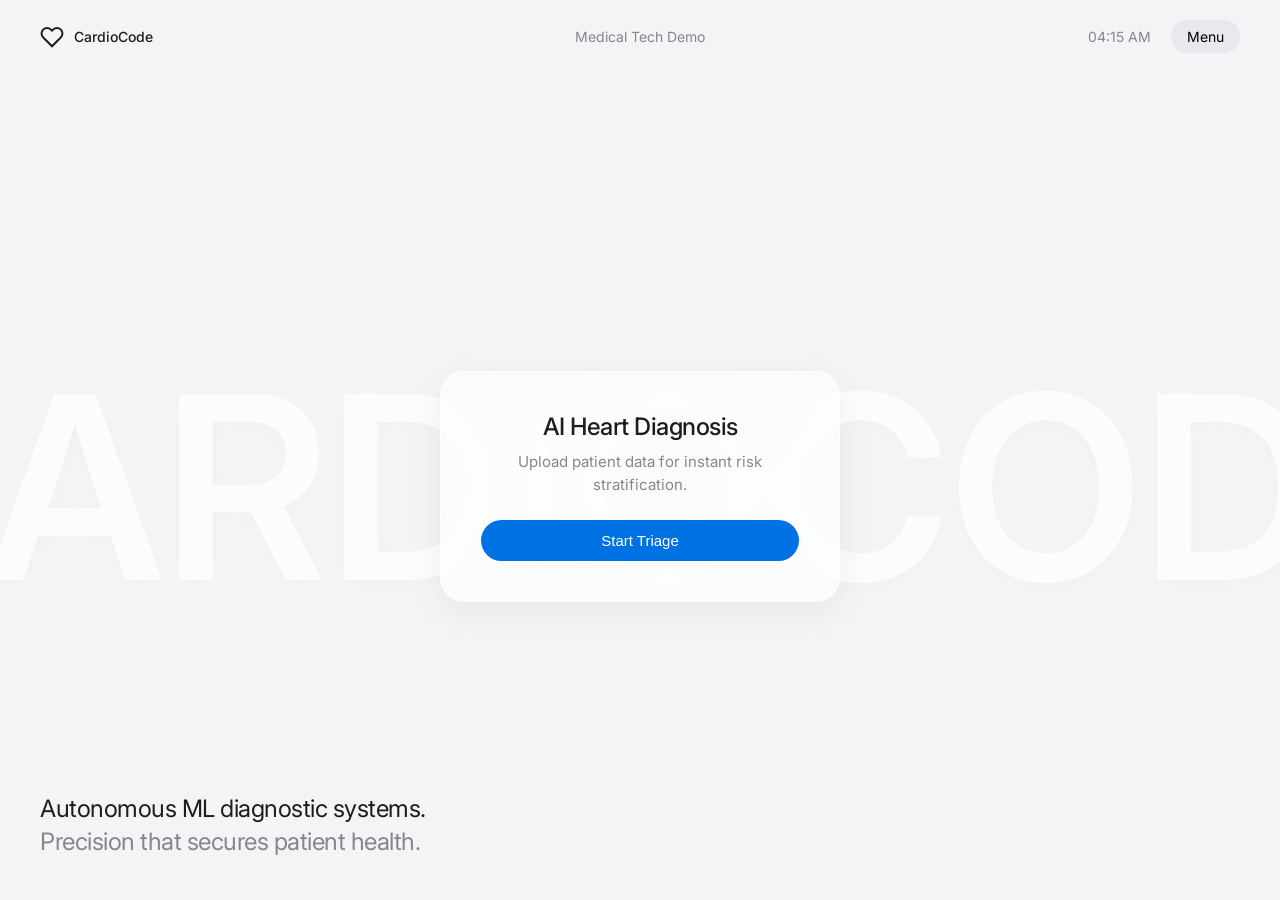
<file: index.html>
<!DOCTYPE html>
<html lang="en">
<head>
    <meta charset="UTF-8">
    <meta name="viewport" content="width=device-width, initial-scale=1.0">
    <title>CardioCode | AI Triage</title>
    <link rel="stylesheet" href="style.css">
    <link href="https://fonts.googleapis.com/css2?family=Inter:wght@300;400;500;600&display=swap" rel="stylesheet">
</head>
<body>
    <header class="header">
        <div class="logo">
            <svg width="24" height="24" viewBox="0 0 24 24" fill="none" stroke="currentColor" stroke-width="2"><path d="M20.84 4.61a5.5 5.5 0 0 0-7.78 0L12 5.67l-1.06-1.06a5.5 5.5 0 0 0-7.78 7.78l1.06 1.06L12 21.23l7.78-7.78 1.06-1.06a5.5 5.5 0 0 0 0-7.78z"></path></svg>
            CardioCode
        </div>
        <div class="header-center">Medical Tech Demo</div>
        <div class="header-right">
            <span class="time" id="clock"></span>
            <button class="menu-btn">Menu</button>
        </div>
    </header>

    <main class="hero">
        <div class="bg-text">CARDIOCODE</div>
        
        <div class="hero-content">
            <div class="glass-card" id="card">
                <h2 id="card-title">AI Heart Diagnosis</h2>
                <p id="card-desc">Upload patient data for instant risk stratification.</p>
                
                <form id="triage-form" style="display:none; text-align:left;">
                    <div style="display:grid; grid-template-columns:1fr 1fr; gap:10px; margin-bottom:15px;">
                        <input type="number" id="age" placeholder="Age" required value="60">
                        <input type="number" id="sex" placeholder="Sex (1=M, 0=F)" required value="1">
                        <input type="number" id="cp" placeholder="CP Type (0-3)" required value="2">
                        <input type="number" id="trestbps" placeholder="Rest BP" required value="140">
                        <input type="number" id="chol" placeholder="Cholesterol" required value="250">
                        <input type="number" id="thalach" placeholder="Max HR" required value="150">
                    </div>
                    <button type="submit" class="primary-btn">Analyze Risk</button>
                </form>

                <div id="result-view" style="display:none; margin-top:20px;">
                    <h1 id="r-score" style="font-size:36px; margin-bottom:5px;"></h1>
                    <p id="r-level" style="font-weight:600; font-size:18px; margin-bottom:15px;"></p>
                    <p id="r-rec" style="font-size:14px; color:var(--text-secondary);"></p>
                    <button class="primary-btn" onclick="resetForm()" style="margin-top:20px;">New Triage</button>
                </div>

                <button class="primary-btn" id="start-triage">Start Triage</button>
            </div>
            
            <div id="alert-toast" class="alert-toast"></div>
        </div>

        <div class="footer-info">
            <p>Autonomous ML diagnostic systems.</p>
            <p class="subtext">Precision that secures patient health.</p>
        </div>
    </main>

    <script>
        // Clock
        setInterval(() => {
            const d = new Date();
            document.getElementById('clock').innerText = d.toLocaleTimeString([], {hour: '2-digit', minute:'2-digit'});
        }, 1000);

        // UI Flow
        const startBtn = document.getElementById('start-triage');
        const form = document.getElementById('triage-form');
        const resultView = document.getElementById('result-view');
        const title = document.getElementById('card-title');
        const desc = document.getElementById('card-desc');

        startBtn.onclick = () => {
            startBtn.style.display = 'none';
            form.style.display = 'block';
            title.innerText = 'Patient Metrics';
            desc.style.display = 'none';
        };

        window.resetForm = () => {
            resultView.style.display = 'none';
            form.style.display = 'block';
            title.innerText = 'Patient Metrics';
            desc.style.display = 'none';
        }

        // API Integration
        form.onsubmit = async (e) => {
            e.preventDefault();
            form.style.display = 'none';
            title.innerText = 'Analyzing...';
            
            const payload = {
                patient_record_id: "test-patient",
                doctor_uid: "test-doc",
                hospital_id: "hosp-1",
                age: +document.getElementById('age').value,
                sex: +document.getElementById('sex').value,
                cp: +document.getElementById('cp').value,
                trestbps: +document.getElementById('trestbps').value,
                chol: +document.getElementById('chol').value,
                fbs: 0, restecg: 1, 
                thalach: +document.getElementById('thalach').value, 
                exang: 1, oldpeak: 2.0, slope: 1, ca: 0, thal: 2
            };

            try {
                const res = await fetch('http://localhost:8000/api/v1/triage/predict', {
                    method: 'POST',
                    headers: {'Content-Type': 'application/json'},
                    body: JSON.stringify(payload)
                });
                const data = await res.json();
                
                title.innerText = 'Diagnosis Complete';
                document.getElementById('r-score').innerText = (data.risk_score * 100).toFixed(1) + '%';
                const levelEl = document.getElementById('r-level');
                levelEl.innerText = data.risk_level + ' Risk';
                levelEl.style.color = data.risk_level === 'High' || data.risk_level === 'Critical' ? '#ff3b30' : (data.risk_level === 'Moderate' ? '#ff9500' : '#34c759');
                document.getElementById('r-rec').innerText = data.recommendation;
                resultView.style.display = 'block';
            } catch(e) {
                title.innerText = 'Error';
                alert('API Error: Is the server running?');
                resetForm();
            }
        };

        // Real-Time SSE Alerts
        const evtSource = new EventSource("http://localhost:8000/api/v1/alerts/stream");
        evtSource.addEventListener("critical_alert", (e) => {
            const data = JSON.parse(e.data);
            const toast = document.getElementById('alert-toast');
            toast.innerText = data.message;
            toast.classList.add('show');
            setTimeout(() => toast.classList.remove('show'), 5000);
        });
    </script>
</body>
</html>
</file>
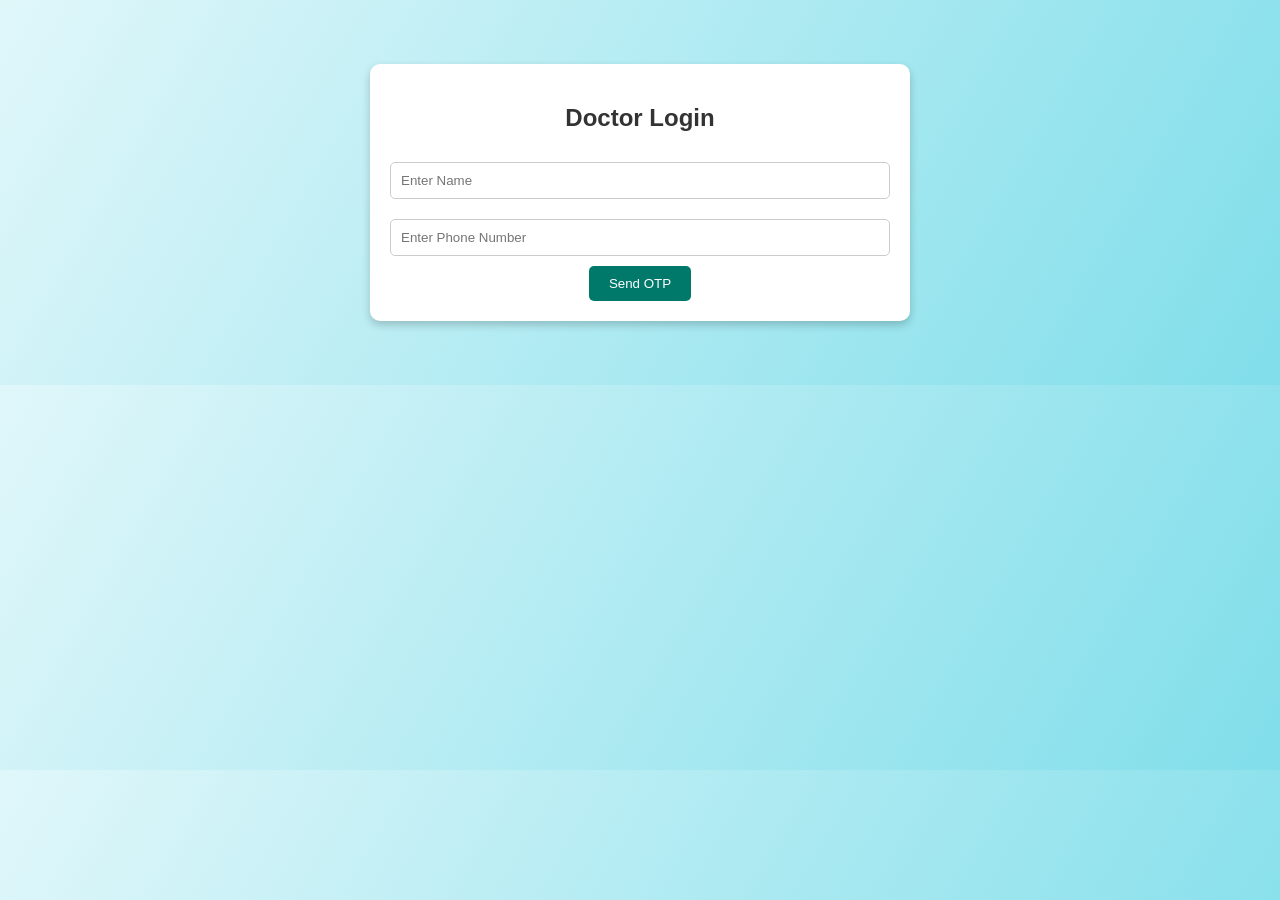
<file: test1.html>
<!DOCTYPE html>
<html lang="en">
<head>
    <meta charset="UTF-8">
    <meta name="viewport" content="width=device-width, initial-scale=1.0">
    <title>AI Heart Diagnosis</title>
    <style>
        body {
            margin: 0;
            font-family: Arial, sans-serif;
            background: linear-gradient(120deg, #e0f7fa, #80deea);
            color: #333;
            text-align: center;
        }

        .container {
            width: 80%;
            max-width: 500px;
            margin: 5% auto;
            padding: 20px;
            background: white;
            border-radius: 10px;
            box-shadow: 0 4px 8px rgba(0, 0, 0, 0.2);
            animation: fadeIn 0.5s ease-in-out;
        }

        @keyframes fadeIn {
            from { opacity: 0; transform: translateY(-20px); }
            to { opacity: 1; transform: translateY(0); }
        }

        .progress {
            display: flex;
            justify-content: center;
            align-items: center;
            margin-bottom: 20px;
        }

        .step {
            width: 35px;
            height: 35px;
            border-radius: 50%;
            background: #00796b;
            color: white;
            display: flex;
            justify-content: center;
            align-items: center;
            margin: 0 10px;
            font-weight: bold;
            opacity: 0.5;
            transition: 0.3s;
        }

        .step.active {
            opacity: 1;
            background: #004d40;
            transform: scale(1.2);
        }

        .info {
            text-align: left;
            padding: 20px;
            width: 100%;
        }

        input, input[type="file"] {
            width: 100%;
            padding: 10px;
            margin: 10px 0;
            border: 1px solid #ccc;
            border-radius: 5px;
            transition: 0.3s;
            box-sizing: border-box;
        }
        
        input:focus {
            border-color: #00796b;
        }

        .nav-buttons {
            display: flex;
            justify-content: space-between;
            margin-top: 20px;
        }

        .btn {
            background: #00796b;
            color: white;
            padding: 10px 20px;
            border: none;
            border-radius: 5px;
            cursor: pointer;
            transition: background 0.3s, transform 0.2s;
        }

        .btn:hover {
            background: #004d40;
            transform: scale(1.05);
        }

        .save-btn {
            background: #2e7d32;
            margin: 10px 0;
        }

        .save-btn:hover {
            background: #1b5e20;
        }

        .analyse-btn {
            background: #d32f2f;
            display: none;
            width: 100%;
            margin-top: 20px;
        }

        .analyse-btn:hover {
            background: #b71c1c;
        }

        .hidden {
            display: none;
        }

        #results {
            margin-top: 20px;
            padding: 15px;
            border: 1px solid #ccc;
            border-radius: 5px;
            background: #f9f9f9;
            text-align: left;
        }

        .result-section {
            margin-bottom: 15px;
            padding-bottom: 15px;
            border-bottom: 1px solid #eee;
        }

        .high-risk {
            color: #d32f2f;
            font-weight: bold;
        }

        .normal-risk {
            color: #00796b;
            font-weight: bold;
        }

        .loading {
            display: inline-block;
            width: 20px;
            height: 20px;
            border: 3px solid rgba(0,0,0,0.3);
            border-radius: 50%;
            border-top-color: #00796b;
            animation: spin 1s ease-in-out infinite;
            margin-left: 10px;
        }

        @keyframes spin {
            to { transform: rotate(360deg); }
        }

        label {
            display: block;
            margin: 10px 0 5px 0;
            font-weight: bold;
        }
    </style>
</head>
<body>
    <!-- Login Container -->
    <div class="container" id="signup-container">
        <h2>Doctor Login</h2>
        <input type="text" id="name" placeholder="Enter Name" required>
        <input type="text" id="phone" placeholder="Enter Phone Number" required>
        <button class="btn" onclick="sendOTP()">Send OTP</button>
    </div>
    
    <div class="container hidden" id="otp-container">
        <h2>Enter OTP</h2>
        <input type="text" id="otp" placeholder="Enter OTP">
        <button class="btn" onclick="verifyOTP()">Verify OTP</button>
    </div>
    
    <div class="container hidden" id="dashboard">
        <h2>Welcome to Dashboard</h2>
        <p id="userName"></p>
        <button class="btn" onclick="startDiagnosis()">Start Diagnosis</button>
    </div>
    
    <!-- Main Diagnosis Container -->
    <div class="container hidden" id="diagnosis-container">
        <h1>AI Heart Diagnosis ❤</h1>
        <div class="progress">
            <div class="step active" id="step1">1</div>
            <div>—</div>
            <div class="step" id="step2">2</div>
            <div>—</div>
            <div class="step" id="step3">3</div>
            <div>—</div>
            <div class="step" id="step4">4</div>
        </div>
        <div class="info" id="stepContent"></div>
        <div class="nav-buttons">
            <button class="btn" onclick="prevStep()">← Previous</button>
            <button class="btn" onclick="nextStep()">Next →</button>
        </div>
        <button class="btn analyse-btn" id="analyseButton" onclick="analyzeAllData()">Analyse</button>
        
        <!-- Results section -->
        <div id="results" class="hidden">
            <h2>Diagnosis Results</h2>
            <div id="patientInfo" class="result-section"></div>
            <div id="ecgResults" class="result-section"></div>
            <div id="angiogramResults" class="result-section"></div>
            <div id="bloodTestResults" class="result-section"></div>
            <div id="overallAssessment"></div>
        </div>
    </div>
    
    <script>
        // In-memory storage for session data
        let sessionData = {
            doctor_name: '',
            doctor_phone: '',
            patient_name: '',
            patient_id: '',
            patient_age: '',
            ecg_analyzed: false,
            angiogram_analyzed: false,
            bloodTest_analyzed: false,
            ecg_filename: '',
            angiogram_filename: '',
            bloodTest_filename: '',
            ecg_results: null,
            angiogram_results: null,
            bloodTest_results: null
        };

        // Authentication logic
        let generatedOTP;
        
        function sendOTP() {
            let name = document.getElementById("name").value;
            let phone = document.getElementById("phone").value;
            if (!name || !phone) {
                alert("Please enter valid details!");
                return;
            }
            generatedOTP = Math.floor(100000 + Math.random() * 900000); // Mocked OTP
            alert("Your OTP is: " + generatedOTP); // In real implementation, send via SMS
            sessionData.doctor_name = name;
            sessionData.doctor_phone = phone;
            document.getElementById("signup-container").classList.add("hidden");
            document.getElementById("otp-container").classList.remove("hidden");
        }
        
        function verifyOTP() {
            let otpInput = document.getElementById("otp").value;
            if (otpInput == generatedOTP) {
                alert("OTP Verified Successfully!");
                document.getElementById("otp-container").classList.add("hidden");
                document.getElementById("dashboard").classList.remove("hidden");
                document.getElementById("userName").innerText = "Hello, Dr. " + sessionData.doctor_name + "!";
            } else {
                alert("Incorrect OTP. Please try again.");
            }
        }
        
        function startDiagnosis() {
            document.getElementById("dashboard").classList.add("hidden");
            document.getElementById("diagnosis-container").classList.remove("hidden");
            updateStepUI();
        }
        
        // Diagnosis flow logic
        let currentStep = 1;
        let analysisData = {
            patient: {},
            ecg: {},
            angiogram: {},
            bloodTest: {}
        };
        
        const steps = [
            `<h2>Patient Info</h2>
             <label>Name:</label><input type='text' id='patientName' placeholder='Enter name'>
             <label>ID:</label><input type='text' id='patientId' placeholder='Enter ID'>
             <label>Age:</label><input type='number' id='patientAge' placeholder='Enter Age'>
             <button class="btn save-btn" onclick="saveStepData()">Save</button>
             <p id="saveMessage"></p>`,
    
            `<h2>Angiogram CT Scan</h2>
             <p>Upload angiogram scan here.</p>
             <input type='file' id='angiogramFile' accept='image/*, .pdf' onchange='previewFile(event, "angiogram")'>
             <p id='angiogramPreview'></p>
             <button class="btn save-btn" onclick="uploadFile('angiogram')">Upload</button>
             <p id="angiogramUploadStatus"></p>`,
    
            `<h2>ECG Report</h2>
             <p>Upload ECG report here.</p>
             <input type='file' id='ecgFile' accept='image/*, .pdf' onchange='previewFile(event, "ecg")'>
             <p id='ecgPreview'></p>
             <button class="btn save-btn" onclick="uploadFile('ecg')">Upload</button>
             <p id="ecgUploadStatus"></p>`,
    
            `<h2>Blood Test Report</h2>
             <p>Upload blood test report here.</p>
             <input type='file' id='bloodTestFile' accept='image/*, .pdf' onchange='previewFile(event, "bloodTest")'>
             <p id='bloodTestPreview'></p>
             <button class="btn save-btn" onclick="uploadFile('bloodTest')">Upload</button>
             <p id="bloodTestUploadStatus"></p>`
        ];
    
        function updateStepUI() {
            document.getElementById("stepContent").innerHTML = steps[currentStep - 1];
    
            document.querySelectorAll(".step").forEach((el, index) => {
                el.classList.toggle("active", index + 1 === currentStep);
            });
    
            document.getElementById("analyseButton").style.display = currentStep === 4 ? 'block' : 'none';
    
            restoreData();
        }
    
        function nextStep() {
            if (currentStep < 4) {
                currentStep++;
                updateStepUI();
            }
        }
    
        function prevStep() {
            if (currentStep > 1) {
                currentStep--;
                updateStepUI();
            }
        }
    
        function saveStepData() {
            const nameField = document.getElementById("patientName");
            const idField = document.getElementById("patientId");
            const ageField = document.getElementById("patientAge");
    
            if (nameField && idField && ageField) {
                sessionData.patient_name = nameField.value;
                sessionData.patient_id = idField.value;
                sessionData.patient_age = ageField.value;
                
                analysisData.patient = {
                    name: nameField.value,
                    id: idField.value,
                    age: ageField.value
                };
                
                document.getElementById("saveMessage").innerText = "Patient data saved successfully ✅";
                setTimeout(() => document.getElementById("saveMessage").innerText = "", 2000);
            }
        }
    
        function restoreData() {
            if (document.getElementById("patientName") && currentStep === 1) {
                document.getElementById("patientName").value = sessionData.patient_name || "";
                document.getElementById("patientId").value = sessionData.patient_id || "";
                document.getElementById("patientAge").value = sessionData.patient_age || "";
            }
    
            // Restore file upload statuses
            ["angiogram", "ecg", "bloodTest"].forEach(type => {
                if (sessionData[type + "_analyzed"] && document.getElementById(type + "Preview")) {
                    document.getElementById(type + "Preview").innerText = `Analyzed: ${sessionData[type + "_filename"]}`;
                    document.getElementById(type + "UploadStatus").innerHTML = "✅ Analyzed successfully";
                }
            });
        }
    
        function previewFile(event, type) {
            const file = event.target.files[0];
            if (file && document.getElementById(type + 'Preview')) {
                document.getElementById(type + 'Preview').innerText = `Selected: ${file.name}`;
            }
        }
    
        // This function simulates uploading a file to the backend
        function uploadFile(type) {
            const fileInput = document.getElementById(type + 'File');
            const statusElement = document.getElementById(type + 'UploadStatus');
            
            if (!fileInput || !fileInput.files || fileInput.files.length === 0) {
                alert("Please select a file first!");
                return;
            }
            
            statusElement.innerHTML = `<span>Analyzing...</span><div class="loading"></div>`;
            
            // Simulate API call delay
            setTimeout(() => {
                // Simulate backend analysis results
                let analysisResult;
                
                if (type === 'ecg') {
                    analysisResult = {
                        "Heart Rate": Math.floor(Math.random() * 40) + 60, // Random between 60-100
                        "Rhythm": Math.random() > 0.7 ? "Tachycardia" : "Normal",
                        "Risk": Math.random() > 0.7 ? "Potentially Dangerous" : "Normal"
                    };
                    analysisData.ecg = analysisResult;
                } 
                else if (type === 'angiogram') {
                    const blockagePercentage = Math.floor(Math.random() * 80) + 10;
                    let condition;
                    
                    if (blockagePercentage <= 25) condition = "Normal / Mild";
                    else if (blockagePercentage <= 50) condition = "Moderate narrowing";
                    else if (blockagePercentage <= 70) condition = "Significant stenosis";
                    else condition = "Critical blockage";
                    
                    analysisResult = {
                        "Condition": condition,
                        "Blockage": blockagePercentage
                    };
                    analysisData.angiogram = analysisResult;
                } 
                else if (type === 'bloodTest') {
                    const troponin = Math.random() * 0.8;
                    const ldl = Math.random() * 150 + 50;
                    
                    analysisResult = {
                        "Troponin": troponin.toFixed(2),
                        "LDL": ldl.toFixed(1),
                        "Risk": troponin > 0.4 ? "High risk of myocardial damage" : "Normal",
                        "LDL Risk": ldl > 100 ? "High LDL level" : "Normal"
                    };
                    analysisData.bloodTest = analysisResult;
                }
                
                sessionData[type + '_analyzed'] = true;
                sessionData[type + '_filename'] = fileInput.files[0].name;
                sessionData[type + '_results'] = analysisResult;
                
                statusElement.innerHTML = "✅ Analyzed successfully";
            }, 2000);
        }
        
        function analyzeAllData() {
            // Check if all data is available
            if (!sessionData.ecg_analyzed || 
                !sessionData.angiogram_analyzed || 
                !sessionData.bloodTest_analyzed) {
                alert("Please upload and analyze all required reports first!");
                return;
            }
            
            // Display the results
            document.getElementById("results").classList.remove("hidden");
            document.getElementById("analyseButton").style.display = "none";
            
            // Patient Info
            const patientInfo = document.getElementById("patientInfo");
            patientInfo.innerHTML = `
                <h3>Patient Information</h3>
                <p><strong>Name:</strong> ${analysisData.patient.name || sessionData.patient_name}</p>
                <p><strong>ID:</strong> ${analysisData.patient.id || sessionData.patient_id}</p>
                <p><strong>Age:</strong> ${analysisData.patient.age || sessionData.patient_age}</p>
            `;
            
            // ECG Results
            const ecgData = analysisData.ecg || sessionData.ecg_results;
            const ecgResults = document.getElementById("ecgResults");
            ecgResults.innerHTML = `
                <h3>ECG Analysis</h3>
                <p><strong>Heart Rate:</strong> ${ecgData["Heart Rate"]} bpm</p>
                <p><strong>Rhythm:</strong> ${ecgData["Rhythm"]}</p>
                <p><strong>Risk Assessment:</strong> <span class="${ecgData["Risk"] === "Normal" ? "normal-risk" : "high-risk"}">${ecgData["Risk"]}</span></p>
            `;
            
            // Angiogram Results
            const angiogramData = analysisData.angiogram || sessionData.angiogram_results;
            const angiogramResults = document.getElementById("angiogramResults");
            angiogramResults.innerHTML = `
                <h3>Angiogram Analysis</h3>
                <p><strong>Condition:</strong> ${angiogramData["Condition"]}</p>
                <p><strong>Blockage:</strong> ${angiogramData["Blockage"]}%</p>
                <p><strong>Risk Assessment:</strong> <span class="${angiogramData["Blockage"] <= 50 ? "normal-risk" : "high-risk"}">${angiogramData["Blockage"] > 70 ? "High Risk" : angiogramData["Blockage"] > 50 ? "Moderate Risk" : "Low Risk"}</span></p>
            `;
            
            // Blood Test Results
            const bloodData = analysisData.bloodTest || sessionData.bloodTest_results;
            const bloodTestResults = document.getElementById("bloodTestResults");
            bloodTestResults.innerHTML = `
                <h3>Blood Test Analysis</h3>
                <p><strong>Troponin:</strong> ${bloodData["Troponin"]} ng/mL</p>
                <p><strong>LDL Cholesterol:</strong> ${bloodData["LDL"]} mg/dL</p>
                <p><strong>Troponin Risk:</strong> <span class="${bloodData["Risk"] === "Normal" ? "normal-risk" : "high-risk"}">${bloodData["Risk"]}</span></p>
                <p><strong>LDL Risk:</strong> <span class="${bloodData["LDL Risk"] === "Normal" ? "normal-risk" : "high-risk"}">${bloodData["LDL Risk"]}</span></p>
            `;
            
            // Overall Assessment
            const overallRisk = calculateOverallRisk(ecgData, angiogramData, bloodData);
            const overallAssessment = document.getElementById("overallAssessment");
            overallAssessment.innerHTML = `
                <h3>Overall Assessment</h3>
                <p><strong>Risk Level:</strong> <span class="${overallRisk.level === "Low" ? "normal-risk" : "high-risk"}">${overallRisk.level} Risk</span></p>
                <p><strong>Recommendation:</strong> ${overallRisk.recommendation}</p>
                <p><strong>Follow-up:</strong> ${overallRisk.followUp}</p>
            `;
        }
        
        function calculateOverallRisk(ecgData, angiogramData, bloodData) {
            // Calculate risk score based on all factors
            let riskScore = 0;
            
            // ECG factors
            if (ecgData["Risk"] !== "Normal") riskScore += 2;
            if (ecgData["Rhythm"] === "Tachycardia") riskScore += 1;
            
            // Angiogram factors
            if (angiogramData["Blockage"] > 70) riskScore += 3;
            else if (angiogramData["Blockage"] > 50) riskScore += 2;
            else if (angiogramData["Blockage"] > 25) riskScore += 1;
            
            // Blood test factors
            if (bloodData["Risk"] !== "Normal") riskScore += 3;
            if (bloodData["LDL Risk"] !== "Normal") riskScore += 1;
            
            // Determine overall risk level
            let riskLevel, recommendation, followUp;
            
            if (riskScore >= 6) {
                riskLevel = "High";
                recommendation = "Immediate medical intervention is recommended. Consider cardiac catheterization and possible stent placement.";
                followUp = "Immediate cardiology consultation and hospital admission.";
            } else if (riskScore >= 3) {
                riskLevel = "Moderate";
                recommendation = "Medical management with close monitoring. Consider medication adjustments and lifestyle modifications.";
                followUp = "Schedule follow-up with cardiology within 1-2 weeks.";
            } else {
                riskLevel = "Low";
                recommendation = "Continue current medical management. Emphasize heart-healthy lifestyle.";
                followUp = "Regular check-up in 3-6 months.";
            }
            
            return {
                level: riskLevel,
                recommendation: recommendation,
                followUp: followUp
            };
        }
        
        // Initialize the app
        document.addEventListener('DOMContentLoaded', function() {
            // App starts with login screen
            console.log("AI Heart Diagnosis App Loaded");
        });
    </script>
</body>
</html>
</file>
<file: style.css>
:root {
    --bg-color: #f2f4f6; /* Very light cool gray */
    --text-primary: #1d1d1f; /* Apple dark gray */
    --text-secondary: #86868b;
    --accent: #0071e3; /* Apple blue */
    --glass-bg: rgba(255, 255, 255, 0.6);
    --glass-border: rgba(255, 255, 255, 0.8);
}

* {
    margin: 0;
    padding: 0;
    box-sizing: border-box;
}

body {
    font-family: 'Inter', -apple-system, BlinkMacSystemFont, "Segoe UI", Roboto, Helvetica, Arial, sans-serif;
    background-color: var(--bg-color);
    color: var(--text-primary);
    overflow: hidden; /* Prevent scrolling for the hero view */
    height: 100vh;
    display: flex;
    flex-direction: column;
}

/* --- Header --- */
.header {
    display: flex;
    justify-content: space-between;
    align-items: center;
    padding: 20px 40px;
    font-size: 14px;
    color: var(--text-secondary);
    position: relative;
    z-index: 10;
}

.logo {
    display: flex;
    align-items: center;
    gap: 10px;
    font-weight: 500;
    color: var(--text-primary);
}

.header-center {
    position: absolute;
    left: 50%;
    transform: translateX(-50%);
}

.header-right {
    display: flex;
    align-items: center;
    gap: 20px;
}

.menu-btn {
    background: #e8e8ed;
    border: none;
    padding: 8px 16px;
    border-radius: 20px;
    font-family: inherit;
    font-size: 14px;
    cursor: pointer;
    transition: background 0.3s;
}

.menu-btn:hover {
    background: #d2d2d7;
}

/* --- Hero Section --- */
.hero {
    flex: 1;
    position: relative;
    display: flex;
    justify-content: center;
    align-items: center;
}

/* Large background text */
.bg-text {
    position: absolute;
    top: 50%;
    left: 50%;
    transform: translate(-50%, -50%);
    font-size: 20vw;
    font-weight: 600;
    color: white;
    opacity: 0.8;
    white-space: nowrap;
    z-index: 1;
    pointer-events: none;
    text-shadow: 0 4px 24px rgba(0,0,0,0.02);
}

/* Content over background */
.hero-content {
    position: relative;
    z-index: 2;
    animation: fadeInUp 1s cubic-bezier(0.16, 1, 0.3, 1) forwards;
    opacity: 0;
    transform: translateY(20px);
}

/* Glassmorphic Card */
.glass-card {
    background: var(--glass-bg);
    backdrop-filter: blur(20px);
    -webkit-backdrop-filter: blur(20px);
    border: 1px solid var(--glass-border);
    padding: 40px;
    border-radius: 24px;
    text-align: center;
    box-shadow: 0 10px 40px rgba(0, 0, 0, 0.05);
    max-width: 400px;
}

.glass-card h2 {
    font-size: 24px;
    font-weight: 500;
    margin-bottom: 10px;
    letter-spacing: -0.5px;
}

.glass-card p {
    color: var(--text-secondary);
    font-size: 15px;
    line-height: 1.5;
    margin-bottom: 24px;
}

.primary-btn {
    background: var(--accent);
    color: white;
    border: none;
    padding: 12px 24px;
    border-radius: 24px;
    font-size: 15px;
    font-weight: 500;
    cursor: pointer;
    transition: transform 0.2s, background 0.3s;
    width: 100%;
}

.primary-btn:hover {
    background: #0077ed;
    transform: scale(1.02);
}

/* --- Footer Elements --- */
.footer-info {
    position: absolute;
    bottom: 40px;
    left: 40px;
    z-index: 2;
}

.footer-info p {
    font-size: 24px;
    font-weight: 400;
    letter-spacing: -0.5px;
    margin-bottom: 4px;
}

.footer-info .subtext {
    color: var(--text-secondary);
}

.scroll-indicator {
    position: absolute;
    bottom: 40px;
    right: 40px;
    z-index: 2;
    display: flex;
    align-items: center;
    gap: 8px;
    font-size: 14px;
    font-weight: 500;
}

/* --- Inputs --- */
input[type="number"] {
    width: 100%;
    padding: 10px;
    border: 1px solid #d2d2d7;
    border-radius: 8px;
    background: rgba(255,255,255,0.8);
    font-size: 14px;
    outline: none;
    transition: border 0.3s;
}
input[type="number"]:focus {
    border-color: var(--accent);
}

/* --- Alerts --- */
.alert-toast {
    position: absolute;
    top: -60px;
    left: 50%;
    transform: translateX(-50%);
    background: #ff3b30;
    color: white;
    padding: 12px 24px;
    border-radius: 20px;
    font-weight: 500;
    box-shadow: 0 4px 12px rgba(255, 59, 48, 0.3);
    opacity: 0;
    transition: 0.4s;
    pointer-events: none;
}
.alert-toast.show {
    top: -80px;
    opacity: 1;
}

/* --- Animations --- */
@keyframes fadeInUp {
    to {
        opacity: 1;
        transform: translateY(0);
    }
}
</file>
